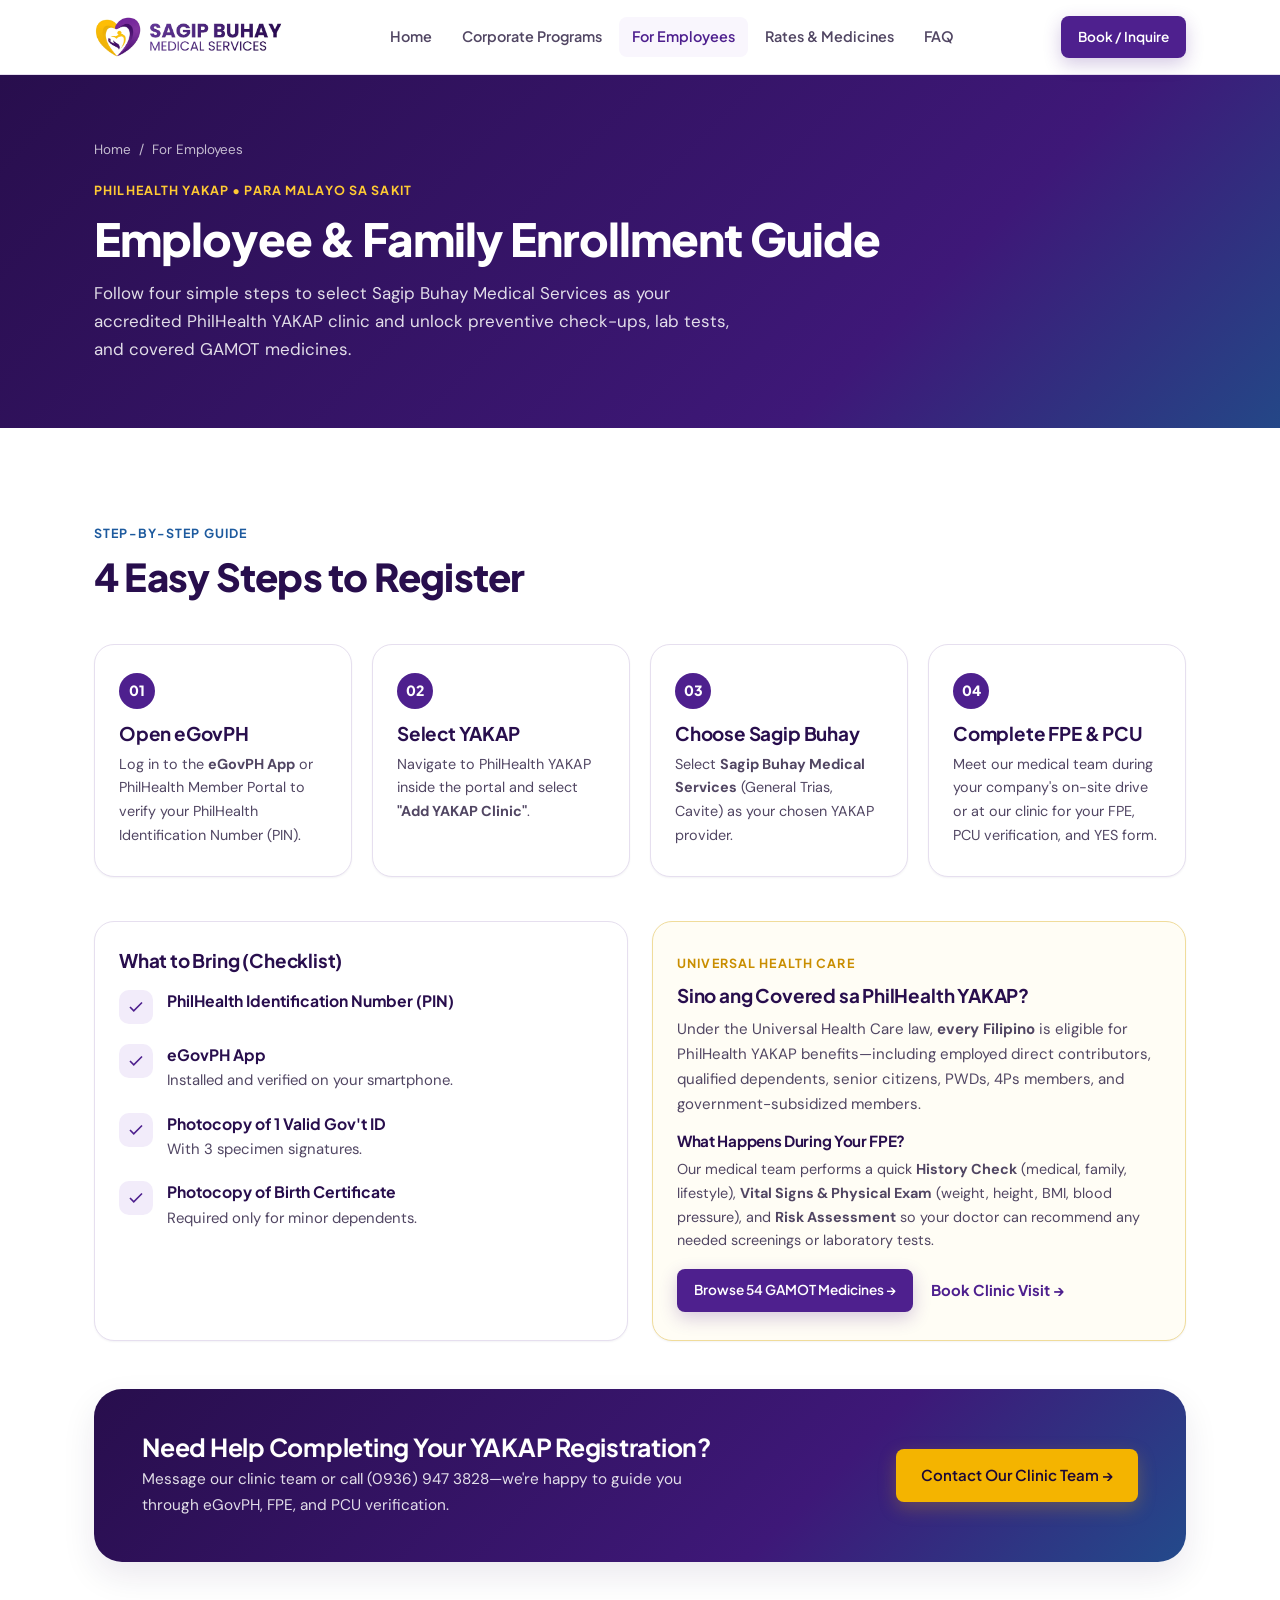
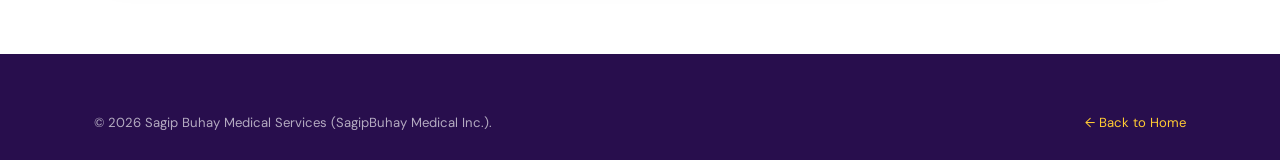
<file: employees.html>
<!DOCTYPE html>
<html lang="en">
<head>
  <meta charset="UTF-8">
  <meta name="viewport" content="width=device-width, initial-scale=1.0">
  <title>Employee &amp; PhilHealth YAKAP Enrollment Guide | Sagip Buhay Medical Services</title>
  <meta name="description" content="Step-by-step PhilHealth YAKAP registration guide for employees and families choosing Sagip Buhay Medical Services via eGovPH, plus FPE, PCU, and GAMOT medicine benefits.">
  <link rel="preconnect" href="https://fonts.googleapis.com">
  <link rel="preconnect" href="https://fonts.gstatic.com" crossorigin>
  <link href="https://fonts.googleapis.com/css2?family=DM+Sans:ital,opsz,wght@0,9..40,400;0,9..40,500;0,9..40,600;0,9..40,700&family=Plus+Jakarta+Sans:wght@600;700;800&display=swap" rel="stylesheet">
  <link rel="stylesheet" href="styles.css">
</head>
<body>

  <header class="site-header" id="siteHeader">
    <div class="container nav-inner">
      <a href="index.html" class="brand-link"><img src="assets/images/logo.png" alt="Sagip Buhay Medical Services" class="brand-logo"></a>
      <nav aria-label="Primary Navigation">
        <ul class="nav-links" id="navLinks">
          <li><a href="index.html">Home</a></li>
          <li><a href="corporate.html">Corporate Programs</a></li>
          <li><a href="employees.html" class="active">For Employees</a></li>
          <li><a href="rates.html">Rates &amp; Medicines</a></li>
          <li><a href="index.html#faq">FAQ</a></li>
        </ul>
      </nav>
      <div class="nav-actions">
        <a href="index.html#contact" class="btn btn-primary btn-sm">Book / Inquire</a>
        <button type="button" class="menu-toggle" id="menuToggle" aria-label="Toggle Menu" aria-expanded="false">
          <svg width="22" height="22" viewBox="0 0 24 24" fill="none" stroke="currentColor" stroke-width="2" stroke-linecap="round"><line x1="3" y1="6" x2="21" y2="6"/><line x1="3" y1="12" x2="21" y2="12"/><line x1="3" y1="18" x2="21" y2="18"/></svg>
        </button>
      </div>
    </div>
  </header>

  <section class="page-hero">
    <div class="container">
      <div class="breadcrumb"><a href="index.html">Home</a> <span>/</span> <span>For Employees</span></div>
      <span class="eyebrow">PhilHealth YAKAP &bull; Para Malayo sa Sakit</span>
      <h1>Employee &amp; Family Enrollment Guide</h1>
      <p>Follow four simple steps to select Sagip Buhay Medical Services as your accredited PhilHealth YAKAP clinic and unlock preventive check-ups, lab tests, and covered GAMOT medicines.</p>
    </div>
  </section>

  <main>
    <!-- 4 Steps -->
    <section class="section">
      <div class="container">
        <div class="section-header">
          <span class="eyebrow eyebrow-blue">Step-by-Step Guide</span>
          <h2>4 Easy Steps to Register</h2>
        </div>

        <div class="grid-4" style="margin-bottom:44px;">
          <div class="card">
            <span class="step-num">01</span>
            <h3 style="margin-bottom:8px;">Open eGovPH</h3>
            <p style="font-size:0.9rem;color:var(--ink-secondary);">Log in to the <strong>eGovPH App</strong> or PhilHealth Member Portal to verify your PhilHealth Identification Number (PIN).</p>
          </div>
          <div class="card">
            <span class="step-num">02</span>
            <h3 style="margin-bottom:8px;">Select YAKAP</h3>
            <p style="font-size:0.9rem;color:var(--ink-secondary);">Navigate to PhilHealth YAKAP inside the portal and select <strong>"Add YAKAP Clinic"</strong>.</p>
          </div>
          <div class="card">
            <span class="step-num">03</span>
            <h3 style="margin-bottom:8px;">Choose Sagip Buhay</h3>
            <p style="font-size:0.9rem;color:var(--ink-secondary);">Select <strong>Sagip Buhay Medical Services</strong> (General Trias, Cavite) as your chosen YAKAP provider.</p>
          </div>
          <div class="card">
            <span class="step-num">04</span>
            <h3 style="margin-bottom:8px;">Complete FPE &amp; PCU</h3>
            <p style="font-size:0.9rem;color:var(--ink-secondary);">Meet our medical team during your company's on-site drive or at our clinic for your FPE, PCU verification, and YES form.</p>
          </div>
        </div>

        <div class="grid-2">
          <div class="card">
            <h3 style="margin-bottom:16px;">What to Bring (Checklist)</h3>
            <ul class="highlight-list" style="margin:0;">
              <li class="highlight-item">
                <span class="highlight-icon"><svg viewBox="0 0 24 24" fill="none" stroke="currentColor" stroke-width="2.2"><polyline points="20 6 9 17 4 12"/></svg></span>
                <div><strong>PhilHealth Identification Number (PIN)</strong></div>
              </li>
              <li class="highlight-item">
                <span class="highlight-icon"><svg viewBox="0 0 24 24" fill="none" stroke="currentColor" stroke-width="2.2"><polyline points="20 6 9 17 4 12"/></svg></span>
                <div><strong>eGovPH App</strong><p>Installed and verified on your smartphone.</p></div>
              </li>
              <li class="highlight-item">
                <span class="highlight-icon"><svg viewBox="0 0 24 24" fill="none" stroke="currentColor" stroke-width="2.2"><polyline points="20 6 9 17 4 12"/></svg></span>
                <div><strong>Photocopy of 1 Valid Gov't ID</strong><p>With 3 specimen signatures.</p></div>
              </li>
              <li class="highlight-item">
                <span class="highlight-icon"><svg viewBox="0 0 24 24" fill="none" stroke="currentColor" stroke-width="2.2"><polyline points="20 6 9 17 4 12"/></svg></span>
                <div><strong>Photocopy of Birth Certificate</strong><p>Required only for minor dependents.</p></div>
              </li>
            </ul>
          </div>

          <div class="card" style="background:var(--gold-50);border-color:#F0DC9B;">
            <span class="eyebrow eyebrow-gold">Universal Health Care</span>
            <h3 style="margin-bottom:10px;">Sino ang Covered sa PhilHealth YAKAP?</h3>
            <p style="font-size:0.94rem;color:var(--ink-secondary);margin-bottom:16px;">
              Under the Universal Health Care law, <strong>every Filipino</strong> is eligible for PhilHealth YAKAP benefits—including employed direct contributors, qualified dependents, senior citizens, PWDs, 4Ps members, and government-subsidized members.
            </p>
            <h4 style="font-size:0.95rem;margin-bottom:8px;">What Happens During Your FPE?</h4>
            <p style="font-size:0.9rem;color:var(--ink-secondary);margin-bottom:16px;">
              Our medical team performs a quick <strong>History Check</strong> (medical, family, lifestyle), <strong>Vital Signs &amp; Physical Exam</strong> (weight, height, BMI, blood pressure), and <strong>Risk Assessment</strong> so your doctor can recommend any needed screenings or laboratory tests.
            </p>
            <div class="cta-row">
              <a href="rates.html#botika" class="btn btn-primary btn-sm">Browse 54 GAMOT Medicines &rarr;</a>
              <a href="index.html#contact" class="text-link">Book Clinic Visit &rarr;</a>
            </div>
          </div>
        </div>

        <div class="cta-banner">
          <div>
            <h3>Need Help Completing Your YAKAP Registration?</h3>
            <p>Message our clinic team or call (0936) 947 3828—we're happy to guide you through eGovPH, FPE, and PCU verification.</p>
          </div>
          <a href="index.html#contact" class="btn btn-gold">Contact Our Clinic Team &rarr;</a>
        </div>
      </div>
    </section>
  </main>

  <footer class="site-footer">
    <div class="container footer-bottom" style="padding-top:0;">
      <span>&copy; <span id="currentYear">2026</span> Sagip Buhay Medical Services (SagipBuhay Medical Inc.).</span>
      <span><a href="index.html" style="color:var(--gold-400);">&larr; Back to Home</a></span>
    </div>
  </footer>

  <script src="script.js"></script>
</body>
</html>
</file>
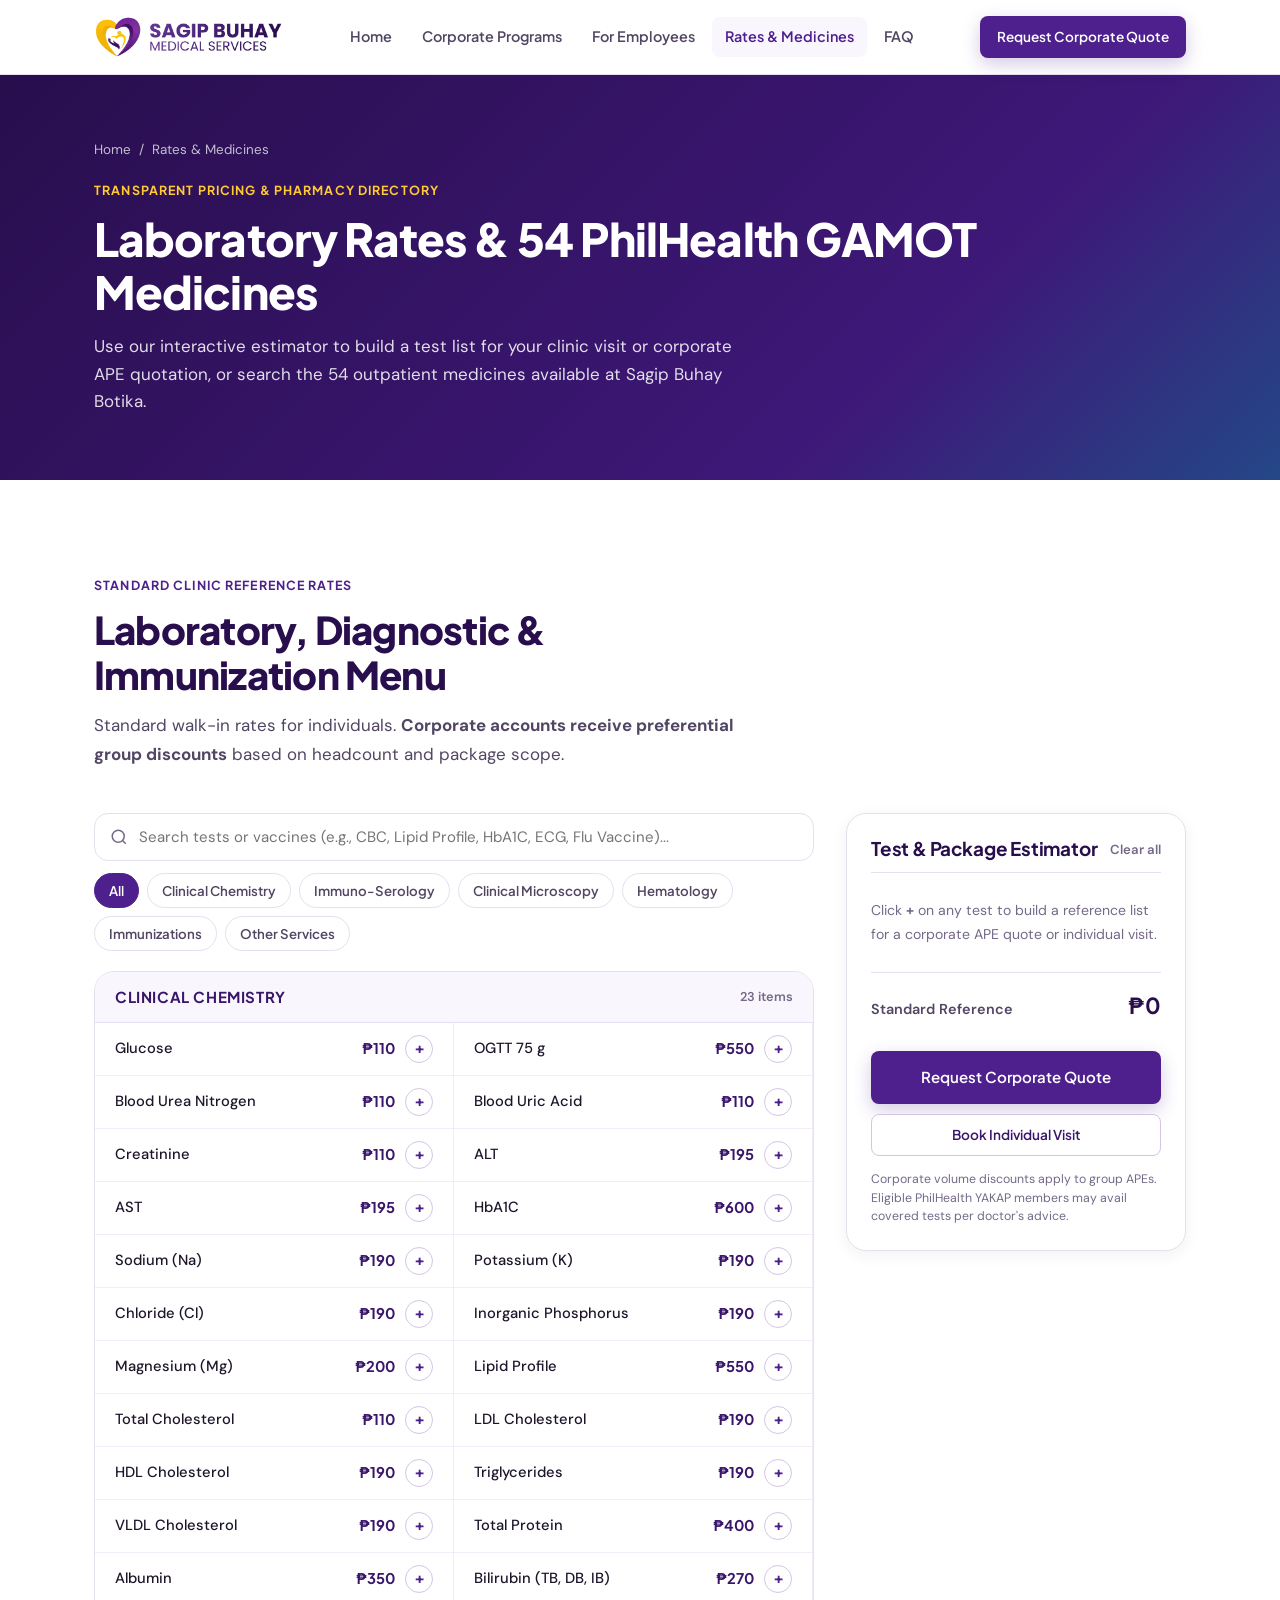
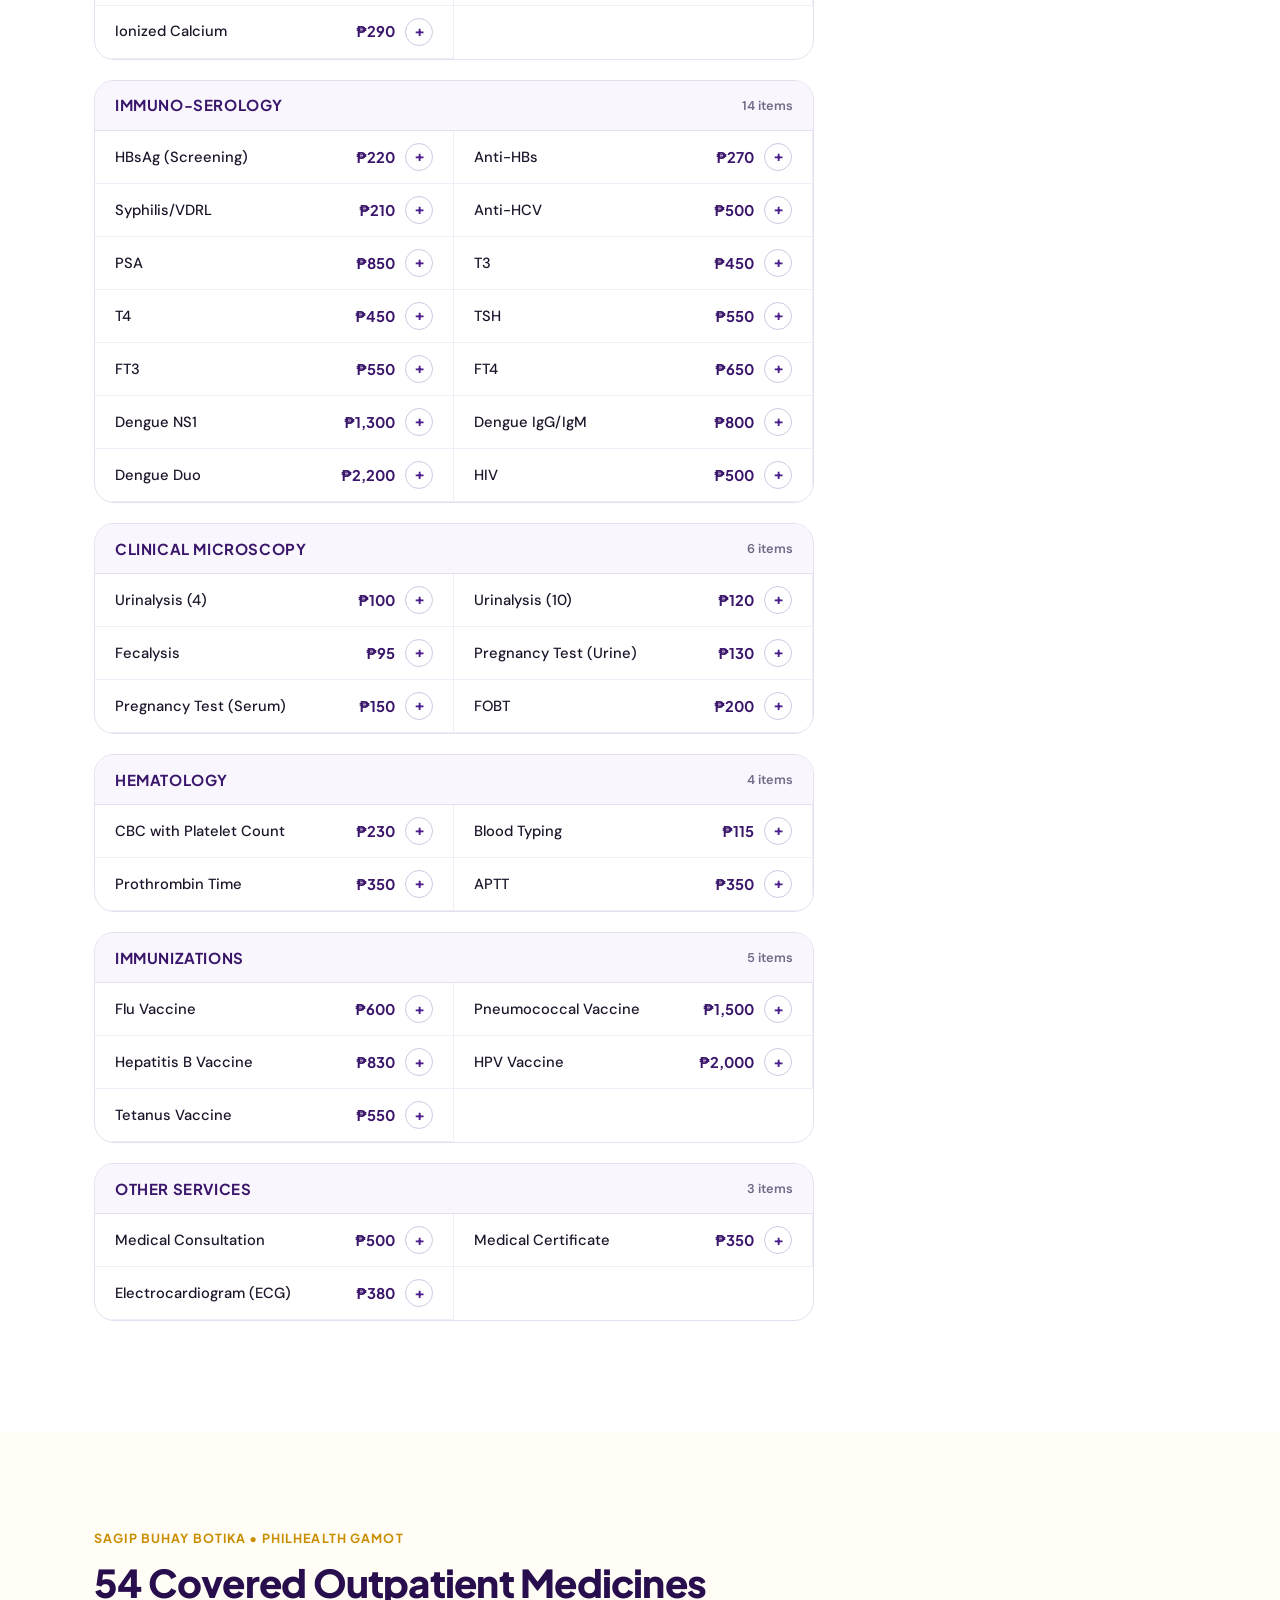
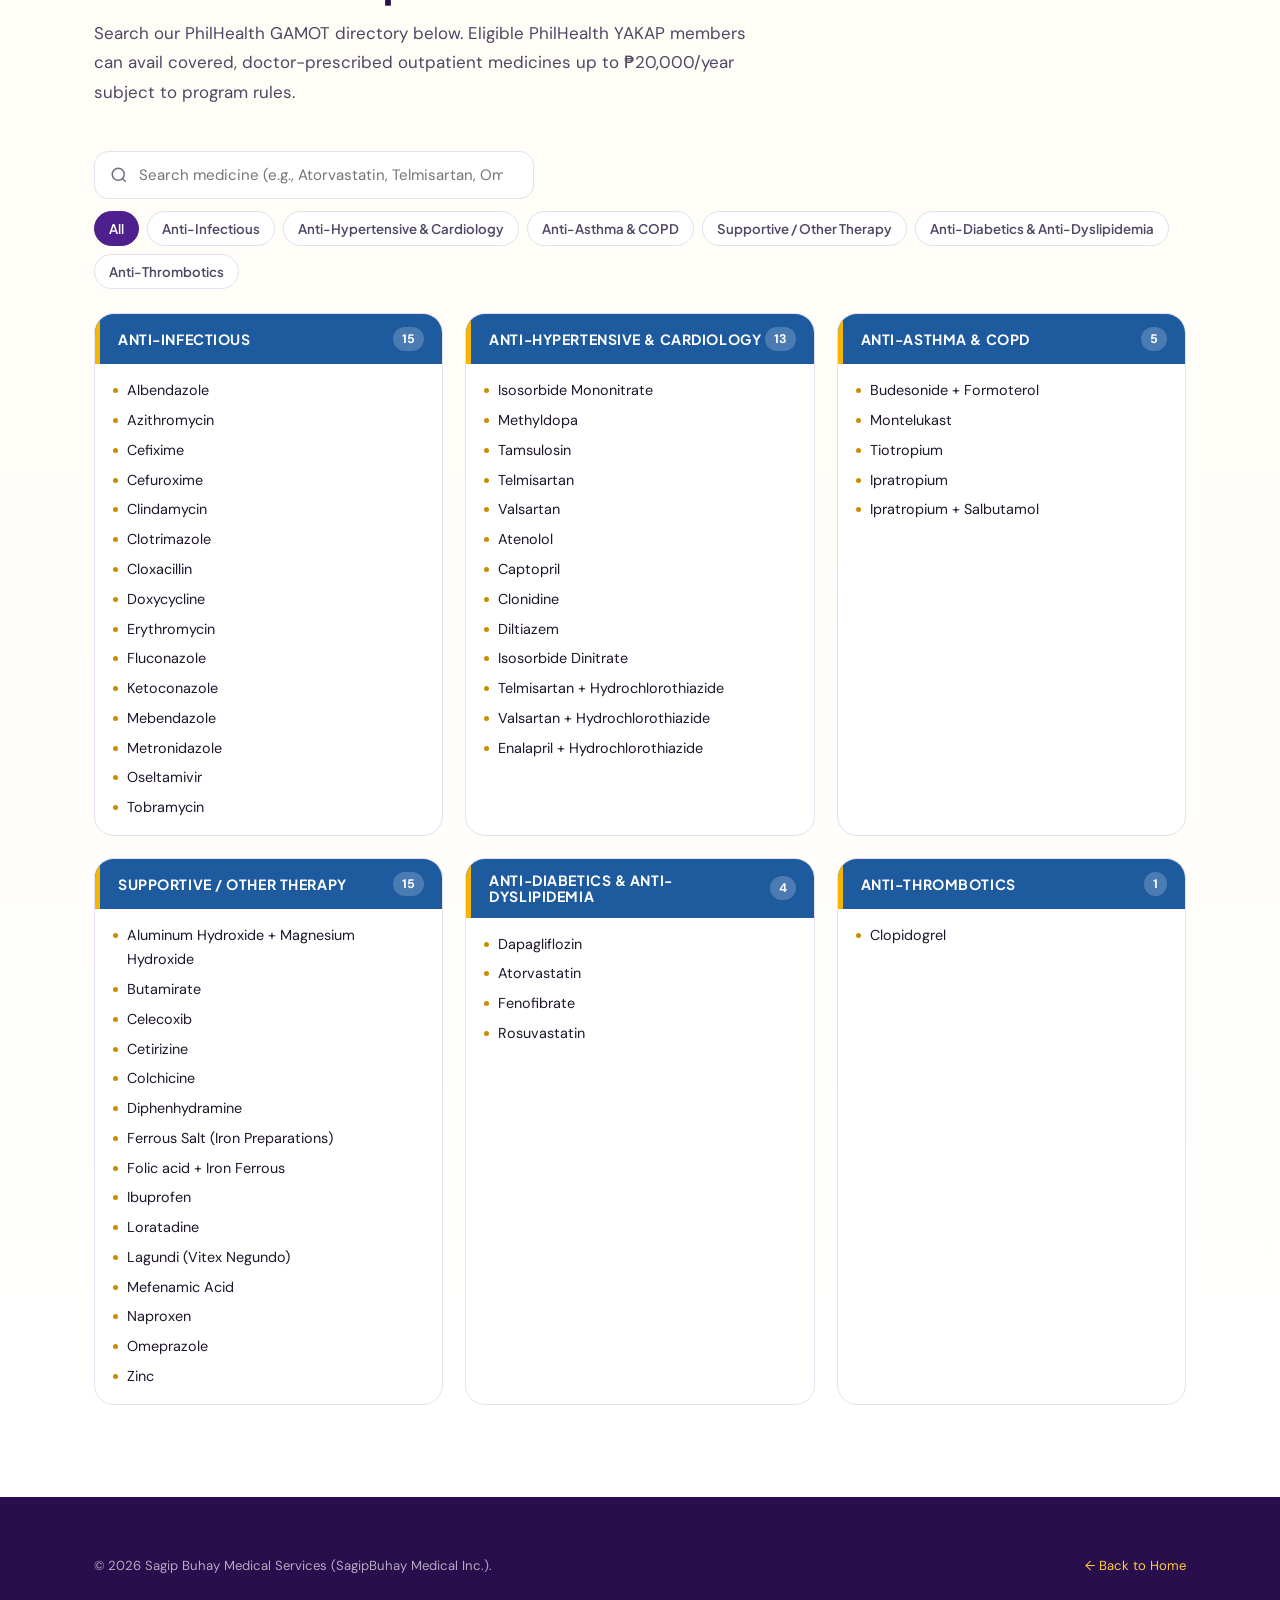
<file: rates.html>
<!DOCTYPE html>
<html lang="en">
<head>
  <meta charset="UTF-8">
  <meta name="viewport" content="width=device-width, initial-scale=1.0">
  <title>Laboratory Rates &amp; 54 GAMOT Medicines | Sagip Buhay Medical Services</title>
  <meta name="description" content="Search Sagip Buhay Medical Services' transparent laboratory, diagnostic, and vaccine rates with our interactive estimator, and browse 54 covered medicines under PhilHealth GAMOT.">
  <link rel="preconnect" href="https://fonts.googleapis.com">
  <link rel="preconnect" href="https://fonts.gstatic.com" crossorigin>
  <link href="https://fonts.googleapis.com/css2?family=DM+Sans:ital,opsz,wght@0,9..40,400;0,9..40,500;0,9..40,600;0,9..40,700&family=Plus+Jakarta+Sans:wght@600;700;800&display=swap" rel="stylesheet">
  <link rel="stylesheet" href="styles.css">
</head>
<body>

  <header class="site-header" id="siteHeader">
    <div class="container nav-inner">
      <a href="index.html" class="brand-link"><img src="assets/images/logo.png" alt="Sagip Buhay Medical Services" class="brand-logo"></a>
      <nav aria-label="Primary Navigation">
        <ul class="nav-links" id="navLinks">
          <li><a href="index.html">Home</a></li>
          <li><a href="corporate.html">Corporate Programs</a></li>
          <li><a href="employees.html">For Employees</a></li>
          <li><a href="rates.html" class="active">Rates &amp; Medicines</a></li>
          <li><a href="index.html#faq">FAQ</a></li>
        </ul>
      </nav>
      <div class="nav-actions">
        <a href="index.html#contact" class="btn btn-primary btn-sm">Request Corporate Quote</a>
        <button type="button" class="menu-toggle" id="menuToggle" aria-label="Toggle Menu" aria-expanded="false">
          <svg width="22" height="22" viewBox="0 0 24 24" fill="none" stroke="currentColor" stroke-width="2" stroke-linecap="round"><line x1="3" y1="6" x2="21" y2="6"/><line x1="3" y1="12" x2="21" y2="12"/><line x1="3" y1="18" x2="21" y2="18"/></svg>
        </button>
      </div>
    </div>
  </header>

  <section class="page-hero">
    <div class="container">
      <div class="breadcrumb"><a href="index.html">Home</a> <span>/</span> <span>Rates &amp; Medicines</span></div>
      <span class="eyebrow">Transparent Pricing &amp; Pharmacy Directory</span>
      <h1>Laboratory Rates &amp; 54 PhilHealth GAMOT Medicines</h1>
      <p>Use our interactive estimator to build a test list for your clinic visit or corporate APE quotation, or search the 54 outpatient medicines available at Sagip Buhay Botika.</p>
    </div>
  </section>

  <main>
    <!-- Lab Rates & Estimator -->
    <section class="section" id="rates">
      <div class="container">
        <div class="section-header">
          <span class="eyebrow">Standard Clinic Reference Rates</span>
          <h2>Laboratory, Diagnostic &amp; Immunization Menu</h2>
          <p class="section-lead">Standard walk-in rates for individuals. <strong>Corporate accounts receive preferential group discounts</strong> based on headcount and package scope.</p>
        </div>

        <div class="rates-layout">
          <div>
            <div style="margin-bottom:20px;">
              <div class="search-box">
                <svg viewBox="0 0 24 24" fill="none" stroke="currentColor" stroke-width="2"><circle cx="11" cy="11" r="8"/><line x1="21" y1="21" x2="16.65" y2="16.65"/></svg>
                <input type="search" id="rateSearch" class="search-input" placeholder="Search tests or vaccines (e.g., CBC, Lipid Profile, HbA1C, ECG, Flu Vaccine)...">
              </div>
              <div class="filter-pills" id="rateCategoryPills"></div>
            </div>
            <div id="ratesContainer"></div>
          </div>

          <aside class="estimator-card">
            <div style="display:flex;justify-content:space-between;align-items:center;padding-bottom:12px;border-bottom:1px solid var(--border);">
              <h3>Test &amp; Package Estimator</h3>
              <button type="button" id="clearEstimateBtn" style="background:none;border:none;color:var(--ink-muted);font-size:0.82rem;font-weight:600;cursor:pointer;">Clear all</button>
            </div>
            <ul class="estimator-list" id="estimatorList"></ul>
            <div class="estimator-total">
              <span style="font-size:0.9rem;color:var(--ink-secondary);font-weight:600;">Standard Reference</span>
              <strong id="estimatorTotal">&#8369;0</strong>
            </div>
            <a href="index.html#contact" class="btn btn-primary" style="width:100%;margin-bottom:10px;" id="sendCorpEstimateBtn">Request Corporate Quote</a>
            <a href="index.html#contact" class="btn btn-outline btn-sm" style="width:100%;" id="sendIndEstimateBtn">Book Individual Visit</a>
            <p class="compliance-note">Corporate volume discounts apply to group APEs. Eligible PhilHealth YAKAP members may avail covered tests per doctor's advice.</p>
          </aside>
        </div>
      </div>
    </section>

    <!-- 54 GAMOT Medicines -->
    <section class="section section-warm" id="botika">
      <div class="container">
        <div class="section-header">
          <span class="eyebrow eyebrow-gold">Sagip Buhay Botika &bull; PhilHealth GAMOT</span>
          <h2>54 Covered Outpatient Medicines</h2>
          <p class="section-lead">Search our PhilHealth GAMOT directory below. Eligible PhilHealth YAKAP members can avail covered, doctor-prescribed outpatient medicines up to &#8369;20,000/year subject to program rules.</p>
        </div>

        <div style="margin-bottom:24px;">
          <div class="search-box" style="max-width:440px;">
            <svg viewBox="0 0 24 24" fill="none" stroke="currentColor" stroke-width="2"><circle cx="11" cy="11" r="8"/><line x1="21" y1="21" x2="16.65" y2="16.65"/></svg>
            <input type="search" id="medSearch" class="search-input" placeholder="Search medicine (e.g., Atorvastatin, Telmisartan, Omeprazole)...">
          </div>
          <div class="filter-pills" id="medCategoryPills"></div>
        </div>

        <div class="grid-3" id="botikaContainer"></div>
      </div>
    </section>
  </main>

  <footer class="site-footer">
    <div class="container footer-bottom" style="padding-top:0;">
      <span>&copy; <span id="currentYear">2026</span> Sagip Buhay Medical Services (SagipBuhay Medical Inc.).</span>
      <span><a href="index.html" style="color:var(--gold-400);">&larr; Back to Home</a></span>
    </div>
  </footer>

  <script src="script.js"></script>
</body>
</html>
</file>
<file: styles.css>
/* ==========================================================================
   Sagip Buhay Medical Services — Editorial Corporate & Employee Design System
   ========================================================================== */

:root {
  --purple-950: #1B0736;
  --purple-900: #280E4D;
  --purple-800: #3A166B;
  --purple-700: #4E208E;
  --purple-600: #632DB0;
  --purple-100: #F2ECFA;
  --purple-50: #F9F6FD;

  --gold-600: #C98E00;
  --gold-500: #F4B400;
  --gold-400: #FFCA33;
  --gold-100: #FEF6DC;
  --gold-50: #FFFDF5;

  --yakap-blue-700: #1D5A9E;

  --white: #FFFFFF;
  --surface-subtle: #F8F6FB;
  --ink: #1E152B;
  --ink-secondary: #514663;
  --ink-muted: #746987;
  --border: #E6DFEF;
  --border-strong: #D3C6E4;

  --font-display: 'Plus Jakarta Sans', -apple-system, BlinkMacSystemFont, sans-serif;
  --font-body: 'DM Sans', -apple-system, BlinkMacSystemFont, sans-serif;

  --radius-sm: 8px;
  --radius-md: 14px;
  --radius-lg: 20px;
  --radius-xl: 28px;

  --shadow-xs: 0 1px 2px rgba(27, 7, 54, 0.05);
  --shadow-sm: 0 4px 16px rgba(36, 11, 71, 0.06);
  --shadow-md: 0 14px 34px rgba(36, 11, 71, 0.09);
  --shadow-lg: 0 24px 54px rgba(36, 11, 71, 0.14);

  --container: 1140px;
  --transition: 0.22s cubic-bezier(0.22, 1, 0.36, 1);
}

*, *::before, *::after { box-sizing: border-box; margin: 0; padding: 0; }

html {
  scroll-behavior: smooth;
  scroll-padding-top: 86px;
  -webkit-font-smoothing: antialiased;
}

body {
  font-family: var(--font-body);
  color: var(--ink);
  background: var(--white);
  line-height: 1.65;
  font-size: 16px;
  overflow-x: hidden;
}

img, video { max-width: 100%; display: block; }
a { color: inherit; text-decoration: none; }
button, input, select, textarea { font-family: inherit; font-size: inherit; color: inherit; }

.container {
  width: 100%;
  max-width: var(--container);
  margin: 0 auto;
  padding: 0 24px;
}

.section { padding: 92px 0; }
.section-compact { padding: 68px 0; }
.section-soft { background: var(--surface-subtle); }
.section-warm { background: linear-gradient(180deg, var(--gold-50) 0%, var(--white) 100%); }

.section-header {
  max-width: 660px;
  margin-bottom: 44px;
}

.section-header.centered {
  margin-left: auto;
  margin-right: auto;
  text-align: center;
}

.eyebrow {
  display: inline-block;
  font-family: var(--font-display);
  font-size: 12.5px;
  font-weight: 700;
  letter-spacing: 0.09em;
  text-transform: uppercase;
  color: var(--purple-700);
  margin-bottom: 12px;
}

.eyebrow-blue { color: var(--yakap-blue-700); }
.eyebrow-gold { color: var(--gold-600); }

h1, h2, h3, h4 {
  font-family: var(--font-display);
  color: var(--purple-900);
  line-height: 1.16;
  letter-spacing: -0.02em;
}

h1 { font-size: clamp(2.2rem, 4.2vw, 3.35rem); font-weight: 800; }
h2 { font-size: clamp(1.75rem, 3vw, 2.45rem); font-weight: 800; margin-bottom: 14px; }
h3 { font-size: 1.18rem; font-weight: 700; letter-spacing: -0.01em; }

.section-lead {
  font-size: 1.06rem;
  color: var(--ink-secondary);
  line-height: 1.72;
}

/* Buttons */
.btn {
  display: inline-flex;
  align-items: center;
  justify-content: center;
  gap: 8px;
  padding: 13px 24px;
  border-radius: var(--radius-sm);
  font-family: var(--font-display);
  font-weight: 600;
  font-size: 0.94rem;
  cursor: pointer;
  border: 1.5px solid transparent;
  transition: transform var(--transition), background var(--transition), box-shadow var(--transition), border-color var(--transition), color var(--transition);
  white-space: nowrap;
}

.btn:active { transform: translateY(1px); }

.btn-primary {
  background: var(--purple-700);
  color: var(--white);
  box-shadow: 0 6px 18px rgba(78, 32, 142, 0.24);
}

.btn-primary:hover {
  background: var(--purple-800);
  transform: translateY(-1px);
  box-shadow: 0 10px 24px rgba(78, 32, 142, 0.3);
}

.btn-gold {
  background: var(--gold-500);
  color: var(--purple-950);
  box-shadow: 0 6px 18px rgba(244, 180, 0, 0.25);
}

.btn-gold:hover { background: var(--gold-400); transform: translateY(-1px); }

.btn-outline {
  background: var(--white);
  color: var(--purple-800);
  border-color: var(--border-strong);
}

.btn-outline:hover { border-color: var(--purple-700); background: var(--purple-50); }

.btn-sm { padding: 9px 16px; font-size: 0.85rem; }

.text-link {
  display: inline-flex;
  align-items: center;
  gap: 6px;
  font-family: var(--font-display);
  font-weight: 700;
  font-size: 0.93rem;
  color: var(--purple-700);
  transition: gap var(--transition), color var(--transition);
}

.text-link:hover { gap: 10px; color: var(--purple-900); }

/* ==========================================================================
   Top Bar & Sticky Header
   ========================================================================== */
.top-bar {
  background: var(--purple-900);
  color: rgba(255, 255, 255, 0.9);
  font-size: 0.81rem;
  padding: 8px 0;
}

.top-bar-inner {
  display: flex;
  align-items: center;
  justify-content: space-between;
  gap: 16px;
  flex-wrap: wrap;
}

.top-bar-group { display: flex; align-items: center; gap: 18px; flex-wrap: wrap; }

.top-bar-item {
  display: inline-flex;
  align-items: center;
  gap: 6px;
  transition: color var(--transition);
}

.top-bar-item svg { width: 14px; height: 14px; color: var(--gold-400); flex-shrink: 0; }
.top-bar-item:hover { color: var(--gold-400); }

.site-header {
  position: sticky;
  top: 0;
  z-index: 100;
  background: rgba(255, 255, 255, 0.96);
  backdrop-filter: blur(12px);
  -webkit-backdrop-filter: blur(12px);
  border-bottom: 1px solid var(--border);
  transition: box-shadow var(--transition);
}

.site-header.scrolled { box-shadow: var(--shadow-sm); }

.nav-inner {
  display: flex;
  align-items: center;
  justify-content: space-between;
  height: 74px;
  gap: 20px;
}

.brand-link { display: inline-flex; align-items: center; flex-shrink: 0; }
.brand-logo { height: 42px; width: auto; object-fit: contain; }

.nav-links {
  display: flex;
  align-items: center;
  gap: 4px;
  list-style: none;
}

.nav-links a {
  display: inline-block;
  padding: 8px 13px;
  font-family: var(--font-display);
  font-size: 0.9rem;
  font-weight: 600;
  color: var(--ink-secondary);
  border-radius: var(--radius-sm);
  transition: color var(--transition), background var(--transition);
}

.nav-links a:hover,
.nav-links a.active {
  color: var(--purple-700);
  background: var(--purple-50);
}

.nav-actions { display: flex; align-items: center; gap: 10px; }

.menu-toggle {
  display: none;
  background: none;
  border: 1.5px solid var(--border);
  border-radius: var(--radius-sm);
  width: 42px;
  height: 42px;
  align-items: center;
  justify-content: center;
  cursor: pointer;
  color: var(--purple-900);
}

/* Sub-page Hero Banner */
.page-hero {
  background: linear-gradient(135deg, var(--purple-900) 0%, #3E1878 70%, #244787 100%);
  color: var(--white);
  padding: 64px 0;
}

.page-hero .eyebrow { color: var(--gold-400); }
.page-hero h1 { color: var(--white); font-size: clamp(2rem, 3.6vw, 2.85rem); margin-bottom: 14px; }
.page-hero p { color: rgba(255, 255, 255, 0.86); font-size: 1.06rem; max-width: 660px; }

.breadcrumb {
  display: flex;
  align-items: center;
  gap: 8px;
  font-size: 0.84rem;
  color: rgba(255, 255, 255, 0.72);
  margin-bottom: 16px;
}

.breadcrumb a:hover { color: var(--gold-400); }

/* ==========================================================================
   Hero & Editorial Split Sections
   ========================================================================== */
.hero {
  padding: 64px 0 84px;
  background:
    radial-gradient(circle at 88% 12%, rgba(244, 180, 0, 0.12) 0%, transparent 42%),
    radial-gradient(circle at 8% 88%, rgba(99, 45, 176, 0.07) 0%, transparent 45%),
    var(--white);
}

.split-grid {
  display: grid;
  grid-template-columns: 1.04fr 0.96fr;
  gap: 56px;
  align-items: center;
}

.split-grid.reverse .split-media { order: -1; }

.hero-subtitle {
  font-size: 1.1rem;
  color: var(--ink-secondary);
  margin: 18px 0 30px;
  max-width: 540px;
  line-height: 1.72;
}

.hero-ctas {
  display: flex;
  align-items: center;
  gap: 14px;
  flex-wrap: wrap;
  margin-bottom: 36px;
}

.hero-stats {
  display: grid;
  grid-template-columns: repeat(3, 1fr);
  gap: 18px;
  padding-top: 24px;
  border-top: 1px solid var(--border);
}

.hero-stat strong {
  display: block;
  font-family: var(--font-display);
  font-size: 1.08rem;
  font-weight: 800;
  color: var(--purple-800);
  margin-bottom: 2px;
}

.hero-stat span {
  font-size: 0.83rem;
  color: var(--ink-muted);
  line-height: 1.38;
  display: block;
}

.photo-frame {
  position: relative;
  border-radius: var(--radius-xl);
  overflow: hidden;
  box-shadow: var(--shadow-lg);
  background: var(--purple-100);
  aspect-ratio: 4 / 3;
}

.photo-frame img {
  width: 100%;
  height: 100%;
  object-fit: cover;
}

.photo-badge-card {
  position: relative;
  margin: -34px 20px 0;
  background: var(--white);
  border: 1px solid var(--border);
  border-radius: var(--radius-md);
  padding: 16px 20px;
  box-shadow: var(--shadow-md);
  display: flex;
  align-items: center;
  justify-content: space-between;
  gap: 14px;
}

.photo-badge-card strong {
  display: block;
  font-family: var(--font-display);
  font-size: 0.94rem;
  color: var(--purple-900);
}

.photo-badge-card span {
  font-size: 0.83rem;
  color: var(--ink-muted);
}

.pill-gold {
  background: var(--gold-100);
  color: var(--purple-900);
  font-family: var(--font-display);
  font-weight: 700;
  font-size: 0.76rem;
  padding: 6px 12px;
  border-radius: 999px;
  white-space: nowrap;
}

/* Crisp 3-Point Highlight List (De-cluttered!) */
.highlight-list {
  list-style: none;
  display: flex;
  flex-direction: column;
  gap: 18px;
  margin: 26px 0 32px;
}

.highlight-item {
  display: flex;
  align-items: flex-start;
  gap: 14px;
}

.highlight-icon {
  width: 34px;
  height: 34px;
  border-radius: 10px;
  background: var(--purple-100);
  color: var(--purple-700);
  display: flex;
  align-items: center;
  justify-content: center;
  flex-shrink: 0;
  margin-top: 2px;
}

.highlight-icon.gold {
  background: var(--gold-100);
  color: var(--gold-600);
}

.highlight-icon svg { width: 18px; height: 18px; }

.highlight-item strong {
  display: block;
  font-family: var(--font-display);
  font-size: 0.98rem;
  color: var(--purple-900);
  margin-bottom: 2px;
}

.highlight-item p {
  font-size: 0.93rem;
  color: var(--ink-secondary);
  line-height: 1.55;
}

.cta-row {
  display: flex;
  align-items: center;
  gap: 18px;
  flex-wrap: wrap;
}

.compliance-note {
  font-size: 0.77rem;
  color: var(--ink-muted);
  margin-top: 14px;
  line-height: 1.5;
}

/* ==========================================================================
   Trust Band (Compact Dark Purple Strip)
   ========================================================================== */
.trust-band {
  background: var(--purple-900);
  color: var(--white);
  padding: 26px 0;
}

.trust-band-grid {
  display: grid;
  grid-template-columns: repeat(4, 1fr);
  gap: 22px;
}

.trust-band-item strong {
  display: block;
  font-family: var(--font-display);
  font-size: 0.95rem;
  color: var(--gold-400);
  margin-bottom: 3px;
}

.trust-band-item span {
  font-size: 0.84rem;
  color: rgba(255, 255, 255, 0.82);
  display: block;
}

/* ==========================================================================
   Video + Real Clinic Proof Band
   ========================================================================== */
.video-proof-grid {
  display: grid;
  grid-template-columns: 310px 1fr;
  gap: 44px;
  align-items: center;
}

.video-shell {
  position: relative;
  border-radius: var(--radius-xl);
  overflow: hidden;
  background: var(--purple-950);
  box-shadow: var(--shadow-lg);
  aspect-ratio: 9 / 16;
  max-height: 540px;
  width: 100%;
  margin: 0 auto;
}

.video-shell video {
  width: 100%;
  height: 100%;
  object-fit: cover;
}

.mini-gallery {
  display: grid;
  grid-template-columns: repeat(3, 1fr);
  gap: 14px;
  margin: 26px 0 28px;
}

.gallery-card {
  position: relative;
  border-radius: var(--radius-md);
  overflow: hidden;
  aspect-ratio: 4 / 3;
  cursor: pointer;
  border: 1px solid var(--border);
  background: var(--purple-100);
}

.gallery-card img {
  width: 100%;
  height: 100%;
  object-fit: cover;
  transition: transform 0.4s cubic-bezier(0.22, 1, 0.36, 1);
}

.gallery-card:hover img { transform: scale(1.06); }

.gallery-caption {
  position: absolute;
  inset: auto 0 0 0;
  padding: 28px 12px 10px;
  background: linear-gradient(180deg, transparent 0%, rgba(27, 7, 54, 0.84) 100%);
  color: var(--white);
  font-family: var(--font-display);
  font-size: 0.79rem;
  font-weight: 600;
}

/* ==========================================================================
   Objection-Busting FAQ Section (Every Answer Leads to a CTA!)
   ========================================================================== */
.faq-tabs {
  display: inline-flex;
  gap: 6px;
  padding: 5px;
  background: var(--white);
  border: 1px solid var(--border);
  border-radius: 999px;
  margin-bottom: 32px;
}

.faq-tab-btn {
  padding: 10px 20px;
  border: none;
  border-radius: 999px;
  background: transparent;
  font-family: var(--font-display);
  font-weight: 700;
  font-size: 0.88rem;
  color: var(--ink-secondary);
  cursor: pointer;
  transition: all var(--transition);
}

.faq-tab-btn.active {
  background: var(--purple-700);
  color: var(--white);
}

.faq-panel { display: none; max-width: 820px; margin: 0 auto; }
.faq-panel.active { display: block; }

.faq-list { display: flex; flex-direction: column; gap: 12px; }

.faq-item {
  background: var(--white);
  border: 1px solid var(--border);
  border-radius: var(--radius-md);
  overflow: hidden;
  transition: border-color var(--transition), box-shadow var(--transition);
}

.faq-item.open {
  border-color: var(--purple-600);
  box-shadow: var(--shadow-sm);
}

.faq-trigger {
  width: 100%;
  background: none;
  border: none;
  padding: 20px 22px;
  text-align: left;
  display: flex;
  align-items: center;
  justify-content: space-between;
  gap: 14px;
  font-family: var(--font-display);
  font-weight: 700;
  font-size: 0.98rem;
  color: var(--purple-900);
  cursor: pointer;
}

.faq-trigger svg {
  width: 19px;
  height: 19px;
  color: var(--purple-700);
  flex-shrink: 0;
  transition: transform var(--transition);
}

.faq-item.open .faq-trigger svg { transform: rotate(180deg); }

.faq-content {
  display: none;
  padding: 0 22px 22px;
  font-size: 0.94rem;
  color: var(--ink-secondary);
  line-height: 1.68;
}

.faq-item.open .faq-content { display: block; }

.faq-cta-box {
  margin-top: 16px;
  padding-top: 14px;
  border-top: 1px solid var(--border);
  display: flex;
  align-items: center;
  justify-content: space-between;
  gap: 12px;
  flex-wrap: wrap;
}

.faq-cta-box span {
  font-size: 0.85rem;
  color: var(--ink-muted);
  font-weight: 500;
}

/* Closing Banner CTA */
.cta-banner {
  background: linear-gradient(135deg, var(--purple-900) 0%, #3E1878 65%, #234A8B 100%);
  color: var(--white);
  border-radius: var(--radius-xl);
  padding: 44px 48px;
  margin-top: 48px;
  display: flex;
  align-items: center;
  justify-content: space-between;
  gap: 28px;
  flex-wrap: wrap;
  box-shadow: var(--shadow-md);
}

.cta-banner h3 { color: var(--white); font-size: 1.55rem; margin-bottom: 6px; }
.cta-banner p { color: rgba(255, 255, 255, 0.86); font-size: 0.96rem; max-width: 560px; }

/* ==========================================================================
   Sub-Page Components (Cards, Roadmap, Rates, Botika)
   ========================================================================== */
.grid-2 { display: grid; grid-template-columns: repeat(2, 1fr); gap: 24px; }
.grid-3 { display: grid; grid-template-columns: repeat(3, 1fr); gap: 22px; }
.grid-4 { display: grid; grid-template-columns: repeat(4, 1fr); gap: 20px; }
.grid-5 { display: grid; grid-template-columns: repeat(5, 1fr); gap: 16px; }

.card {
  background: var(--white);
  border: 1px solid var(--border);
  border-radius: var(--radius-lg);
  padding: 28px 24px;
  box-shadow: var(--shadow-xs);
}

.step-num {
  display: inline-flex;
  align-items: center;
  justify-content: center;
  width: 36px;
  height: 36px;
  border-radius: 50%;
  background: var(--purple-700);
  color: var(--white);
  font-family: var(--font-display);
  font-weight: 800;
  font-size: 0.88rem;
  margin-bottom: 14px;
}

.coverage-chips { display: flex; flex-wrap: wrap; gap: 10px; margin-top: 18px; }
.coverage-chip {
  background: rgba(255, 255, 255, 0.14);
  border: 1px solid rgba(255, 255, 255, 0.24);
  border-radius: 999px;
  padding: 7px 15px;
  font-family: var(--font-display);
  font-size: 0.84rem;
  font-weight: 600;
  color: var(--white);
}
.coverage-chip.primary { background: var(--gold-500); border-color: var(--gold-500); color: var(--purple-950); }

/* Rates & Botika Interactive Tools */
.rates-layout { display: grid; grid-template-columns: 1fr 340px; gap: 32px; align-items: start; }
.search-box { position: relative; }
.search-box svg {
  position: absolute; left: 16px; top: 50%; transform: translateY(-50%);
  width: 18px; height: 18px; color: var(--ink-muted); pointer-events: none;
}
.search-input {
  width: 100%; padding: 13px 16px 13px 44px;
  border: 1.5px solid var(--border); border-radius: var(--radius-md);
  background: var(--white); font-size: 0.94rem;
}
.search-input:focus { outline: none; border-color: var(--purple-600); box-shadow: 0 0 0 4px rgba(99, 45, 176, 0.1); }
.filter-pills { display: flex; flex-wrap: wrap; gap: 8px; margin-top: 12px; }
.filter-pill {
  padding: 8px 14px; border-radius: 999px; border: 1px solid var(--border);
  background: var(--white); font-family: var(--font-display); font-size: 0.83rem;
  font-weight: 600; color: var(--ink-secondary); cursor: pointer; transition: all var(--transition);
}
.filter-pill.active { background: var(--purple-700); border-color: var(--purple-700); color: var(--white); }

.rate-category-block {
  background: var(--white); border: 1px solid var(--border);
  border-radius: var(--radius-lg); overflow: hidden; margin-bottom: 20px;
}
.rate-category-head {
  padding: 14px 20px; background: var(--purple-50); border-bottom: 1px solid var(--border);
  display: flex; align-items: center; justify-content: space-between;
}
.rate-category-head h3 { font-size: 0.94rem; text-transform: uppercase; letter-spacing: 0.04em; color: var(--purple-800); }
.rate-items-grid { display: grid; grid-template-columns: repeat(2, 1fr); }
.rate-row {
  display: flex; align-items: center; justify-content: space-between; gap: 10px;
  padding: 12px 20px; border-bottom: 1px solid #F1ECF7; border-right: 1px solid #F1ECF7;
}
.rate-price { font-family: var(--font-display); font-weight: 700; color: var(--purple-800); font-size: 0.92rem; }
.rate-add-btn {
  width: 28px; height: 28px; border-radius: 50%; border: 1.5px solid var(--border-strong);
  background: var(--white); color: var(--purple-700); font-weight: 700; cursor: pointer;
}
.rate-add-btn.added { background: var(--purple-700); border-color: var(--purple-700); color: var(--white); }

.estimator-card {
  position: sticky; top: 96px; background: var(--white); border: 1px solid var(--border);
  border-radius: var(--radius-lg); padding: 24px; box-shadow: var(--shadow-sm);
}
.estimator-list { list-style: none; max-height: 260px; overflow-y: auto; margin: 12px 0; }
.estimator-item {
  display: flex; align-items: center; justify-content: space-between; gap: 8px;
  padding: 8px 0; border-bottom: 1px solid #F1ECF7; font-size: 0.88rem;
}
.estimator-total {
  display: flex; justify-content: space-between; align-items: baseline;
  padding: 14px 0; border-top: 1.5px solid var(--border); margin-bottom: 14px;
}
.estimator-total strong { font-family: var(--font-display); font-size: 1.38rem; color: var(--purple-900); }

.med-category-card {
  background: var(--white); border: 1px solid var(--border);
  border-radius: var(--radius-lg); overflow: hidden;
}
.med-cat-header {
  background: var(--yakap-blue-700); color: var(--white); padding: 13px 18px;
  display: flex; justify-content: space-between; align-items: center; border-left: 5px solid var(--gold-500);
}
.med-cat-header h3 { color: var(--white); font-size: 0.88rem; text-transform: uppercase; letter-spacing: 0.04em; }
.med-list { list-style: none; padding: 15px 18px; display: flex; flex-direction: column; gap: 6px; font-size: 0.9rem; }
.med-list li { padding-left: 14px; position: relative; }
.med-list li::before {
  content: ''; position: absolute; left: 0; top: 9px; width: 5px; height: 5px;
  border-radius: 50%; background: var(--gold-600);
}

/* ==========================================================================
   Contact Section & Dual Inquiry Form
   ========================================================================== */
.contact-grid {
  display: grid;
  grid-template-columns: 0.9fr 1.1fr;
  gap: 38px;
  align-items: start;
}

.contact-cards { display: flex; flex-direction: column; gap: 14px; margin-bottom: 20px; }

.contact-item {
  display: flex; align-items: flex-start; gap: 14px; padding: 18px;
  background: var(--white); border: 1px solid var(--border); border-radius: var(--radius-md);
}

.contact-icon {
  width: 40px; height: 40px; border-radius: 10px; background: var(--purple-100);
  color: var(--purple-700); display: flex; align-items: center; justify-content: center; flex-shrink: 0;
}

.contact-icon svg { width: 18px; height: 18px; }
.contact-item strong { display: block; font-family: var(--font-display); font-size: 0.9rem; color: var(--purple-900); }
.contact-item a, .contact-item p { font-size: 0.92rem; color: var(--ink-secondary); }
.contact-item a:hover { color: var(--purple-700); text-decoration: underline; }

.inquiry-card {
  background: var(--white); border: 1px solid var(--border);
  border-radius: var(--radius-xl); padding: 34px; box-shadow: var(--shadow-sm);
}

.inquiry-tabs {
  display: grid; grid-template-columns: repeat(2, 1fr); gap: 8px;
  background: var(--surface-subtle); padding: 5px; border-radius: var(--radius-md);
  border: 1px solid var(--border); margin-bottom: 22px;
}

.inquiry-tab {
  padding: 10px 14px; border: none; border-radius: 10px; background: transparent;
  font-family: var(--font-display); font-weight: 700; font-size: 0.87rem;
  color: var(--ink-secondary); cursor: pointer; transition: all var(--transition);
}

.inquiry-tab.active { background: var(--purple-700); color: var(--white); }

.form-panel { display: none; }
.form-panel.active { display: block; }

.form-grid { display: grid; grid-template-columns: repeat(2, 1fr); gap: 14px; }
.form-field { display: flex; flex-direction: column; gap: 6px; }
.form-field.full { grid-column: 1 / -1; }
.form-field label { font-family: var(--font-display); font-size: 0.83rem; font-weight: 600; color: var(--purple-900); }
.form-field input, .form-field select, .form-field textarea {
  padding: 11px 14px; border: 1.5px solid var(--border); border-radius: var(--radius-sm);
  background: var(--white); font-size: 0.93rem;
}
.form-field input:focus, .form-field select:focus, .form-field textarea:focus {
  outline: none; border-color: var(--purple-600); box-shadow: 0 0 0 4px rgba(99, 45, 176, 0.1);
}
.form-feedback { display: none; margin-top: 14px; padding: 13px 16px; border-radius: var(--radius-sm); font-size: 0.9rem; font-weight: 500; }
.form-feedback.show { display: block; }

/* Lightbox */
.lightbox {
  position: fixed; inset: 0; z-index: 999; background: rgba(20, 7, 38, 0.92);
  display: none; align-items: center; justify-content: center; padding: 24px;
}
.lightbox.open { display: flex; }
.lightbox-inner { max-width: 900px; max-height: 88vh; display: flex; flex-direction: column; align-items: center; gap: 12px; }
.lightbox-inner img { max-height: 78vh; border-radius: var(--radius-md); object-fit: contain; }
.lightbox-caption { color: var(--white); font-family: var(--font-display); font-size: 0.94rem; }
.lightbox-close {
  position: fixed; top: 20px; right: 24px; width: 44px; height: 44px; border-radius: 50%;
  border: none; background: rgba(255, 255, 255, 0.16); color: var(--white); font-size: 1.5rem; cursor: pointer;
}

/* Footer */
.site-footer { background: var(--purple-900); color: rgba(255, 255, 255, 0.84); padding: 58px 0 26px; }
.footer-grid { display: grid; grid-template-columns: 1.35fr 0.85fr 0.85fr 1.15fr; gap: 36px; padding-bottom: 38px; border-bottom: 1px solid rgba(255, 255, 255, 0.14); }
.footer-logo-wrap { display: inline-block; background: var(--white); padding: 9px 15px; border-radius: var(--radius-sm); margin-bottom: 14px; }
.footer-logo-wrap img { height: 32px; width: auto; }
.footer-desc { font-size: 0.9rem; color: rgba(255, 255, 255, 0.78); max-width: 310px; }
.site-footer h4 { color: var(--white); font-size: 0.93rem; margin-bottom: 14px; }
.footer-links { list-style: none; display: flex; flex-direction: column; gap: 9px; font-size: 0.88rem; }
.footer-links a { color: rgba(255, 255, 255, 0.78); }
.footer-links a:hover { color: var(--gold-400); }
.footer-bottom { padding-top: 22px; display: flex; justify-content: space-between; gap: 14px; flex-wrap: wrap; font-size: 0.82rem; color: rgba(255, 255, 255, 0.65); }

/* Responsive */
@media (max-width: 1040px) {
  .split-grid, .video-proof-grid, .rates-layout, .contact-grid { grid-template-columns: 1fr; }
  .split-grid.reverse .split-media { order: 0; }
  .trust-band-grid, .grid-4, .grid-5 { grid-template-columns: repeat(2, 1fr); }
  .grid-3 { grid-template-columns: repeat(2, 1fr); }
  .video-shell { max-width: 320px; }
  .estimator-card { position: static; }
  .footer-grid { grid-template-columns: repeat(2, 1fr); }
}

@media (max-width: 760px) {
  .section { padding: 64px 0; }
  .top-bar { display: none; }
  .nav-links {
    display: none; position: absolute; top: 74px; left: 0; right: 0;
    background: var(--white); flex-direction: column; align-items: stretch;
    padding: 16px 24px 24px; border-bottom: 1px solid var(--border); box-shadow: var(--shadow-md);
  }
  .nav-links.open { display: flex; }
  .nav-actions .btn { display: none; }
  .menu-toggle { display: inline-flex; }
  .hero { padding: 38px 0 58px; }
  .hero-stats, .trust-band-grid, .grid-2, .grid-3, .grid-4, .grid-5, .mini-gallery, .rate-items-grid, .form-grid, .footer-grid {
    grid-template-columns: 1fr;
  }
  .cta-banner { padding: 30px 24px; }
  .inquiry-card { padding: 24px 20px; }
}
</file>
